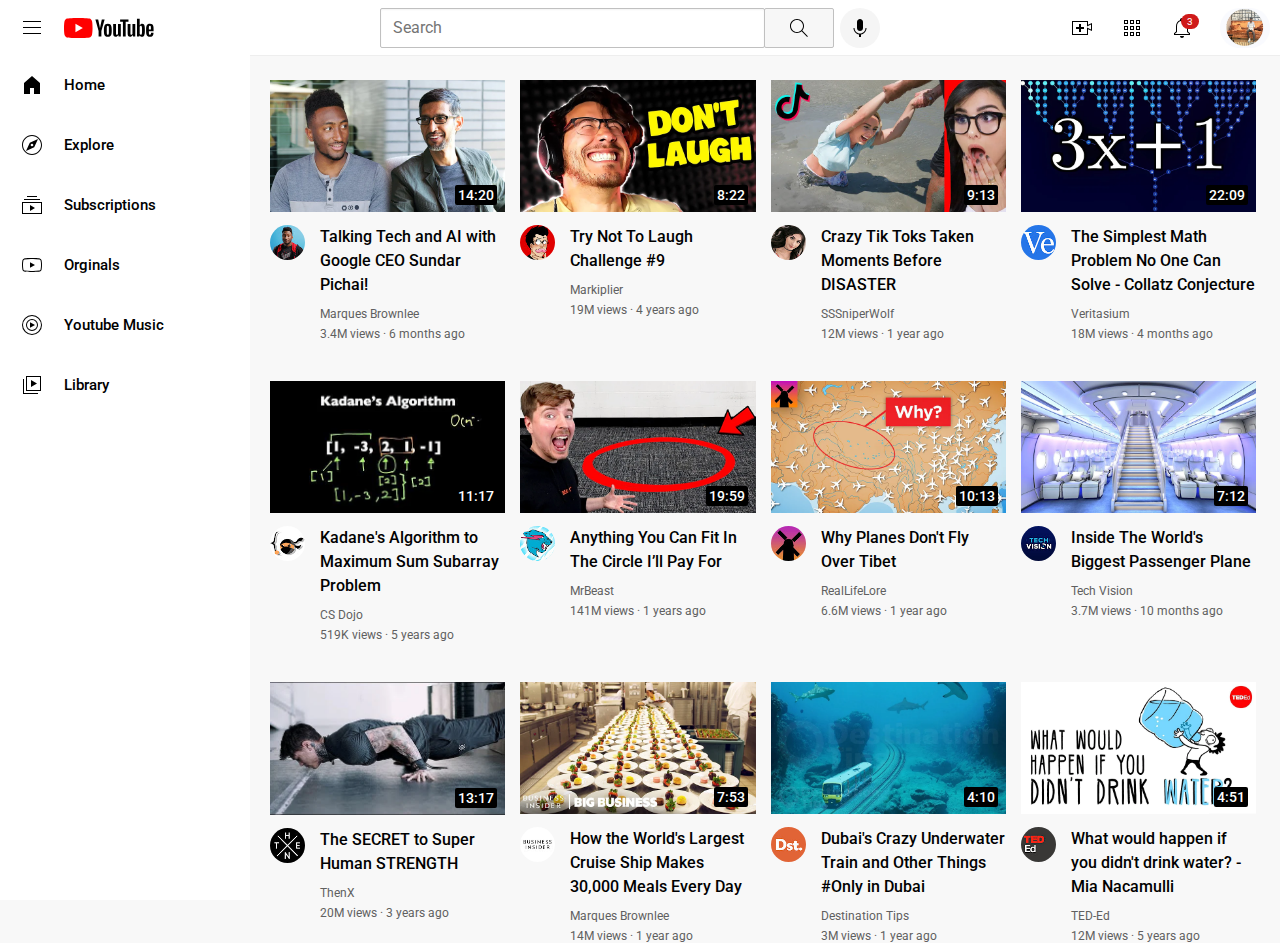
<file: index.html>
<!DOCTYPE html>
<html>
  <head>

    <title>Youtube Clone</title>

    <link rel="preconnect" href="https://fonts.googleapis.com">
<link rel="preconnect" href="https://fonts.gstatic.com" crossorigin>
<link href="https://fonts.googleapis.com/css2?family=Roboto:ital,wght@0,100;0,300;0,400;0,500;0,700;0,900;1,100;1,300;1,400;1,500;1,700;1,900&display=swap" rel="stylesheet">
    
    <link rel="stylesheet" href="styles/generic.css">
    <link rel="stylesheet" href="styles/header.css">
    <link rel="stylesheet" href="styles/video.css">   
    <link rel="stylesheet" href="styles/sidebar.css">  

  </head>
  <body>

    <header class="header">
      <div class="left-section">
        <img class="hamburger-menu" src="icons/hamburger-menu.svg" alt="">
        <img class="youtube-logo" src="icons/youtube-logo.svg" alt="">

      </div>

      <div class="middle-section">  
        <input class="search-bar" type="text" placeholder="Search">
        <button class="search-icon-button">
          <img class="search-icon" src="icons/search.svg" alt="">
          <div class="tooltip">
            search
          </div>

        </button>
        <button class="voice-search-icon-button">
          <img class="voice-search-icon" src="icons/voice-search-icon.svg" alt="">
          <div class="tooltip">search with your voice</div>
        </button>
      </div>
      <div class="right-section">
        <div class="upload-icon-container">
          <img class="upload-icon" src="icons/upload.svg" alt="">
          <div class="tooltip">
            create
          </div>
        </div>
       
        <div class="youtube-apps-container">
          <img class="youtube-apps-icon" src="icons/youtube-apps.svg" alt="">
          <div class="tooltip">youtube apps</div>
        </div>
        <div class="notifications-icon-container">
          <img class="notifications" src="icons/notifications.svg" alt="">
          <div class="notifications-count">
            3
          </div>
          <div class="tooltip">Notifications</div>
        </div>
        <img class="current-user-photo" src="profile-picture/mychannel-2.jpg" alt="">
      </div>

    </header>

    <nav class="sidebar">
   
      <div class="sidebar-link">
        <img src="sidebar/home.svg" alt="">
        <div>Home</div>
      </div>
      <div class="sidebar-link">
        <img src="sidebar/explore.svg" alt="">
        <div>Explore</div>
      </div>
      <div class="sidebar-link">
        <img src="sidebar/subscriptions.svg" alt="">
        <div>Subscriptions</div>
        
      </div>
      <div class="sidebar-link">
        <img src="sidebar/originals.svg" alt="">
        <div>Orginals</div>
      </div>
      <div class="sidebar-link">
        <img src="sidebar/youtube-music.svg" alt="">
        <div>Youtube Music</div>
      </div>
      <div class="sidebar-link">
        <img src="sidebar/library.svg" alt="">
        <div>Library</div>
      </div>
    </nav>


    <main>
      <section class="video-grid">

        <!-- First-video -->
        <div class="video-preview">
          <div class="thumbnail-row">
            <a href="https://www.youtube.com/watch?v=n2RNcPRtAiY" target="_blank">
              <img class="thumbnail" src="thumbnails/thumbnail-1.webp" alt="">
            </a>
            
            <div class="video-length">
              14:20
            </div>
          </div>
          <div class="video-info-grid" >


            <div class="channel-picture">
              <div class="profile-picture-container">
                <a href="https://www.youtube.com/c/mkbhd" target="_blank">
                  <img class="profile-picture" src="profile-picture/channel-1.jpeg" alt="">
                </a>
                <div class="tooltip">
  
                    <img class="profile-picture-tooltip" src="profile-picture/channel-1.jpeg" alt="">
  
                  
                  <div>
                    <p class="author-name-tooltip">Marques Brownlee</p>
                    <p class="subscribers-tooltip">19M subscribers</p>
                  </div>
                </div>

              
                
              </div>
            </div>
  
            <div class="video-info">
              <p class="video-tittle">
                <a class="video-link" href="https://www.youtube.com/watch?v=n2RNcPRtAiY" target="_blank">
                  Talking Tech and AI with Google CEO Sundar Pichai!</p></a>
                
                <p class="video-author">Marques Brownlee
                </p>
                <p class="video-stats">3.4M views &#183; 6 months ago</p>
    
            </div>
  
            
          </div>
       
        </div>
  
  
  
        <!--  second video -->
        <div class="video-preview">
          <div class="thumbnail-row">
            <a href="https://www.youtube.com/watch?v=mP0RAo9SKZk" target="_blank">   <img class="thumbnail" src="thumbnails/thumbnail-2.webp" alt=""></a>
         
            <div class="video-length">
              8:22
            </div>
          </div>
         <div class="video-info-grid">
          <div class="channel-picture">
            <div class="profile-picture-container">


              <a href="https://www.youtube.com/c/markiplier" target="_blank">
                <img class="profile-picture" src="profile-picture/channel-2.jpeg" alt=""></a>
              
              
                <div class="tooltip">
  
                  <img class="profile-picture-tooltip" src="profile-picture/channel-2.jpeg" alt="">

                
                <div>
                  <p class="author-name-tooltip">Markiplier</p>
                  <p class="subscribers-tooltip">36.9M subscribers</p>
                </div>
              </div>
              
            </div>


        </div>

          <div class="video-info">
            <p class="video-tittle">
              <a class="video-link" href="https://www.youtube.com/watch?v=mP0RAo9SKZk" target="_blank"> Try Not To Laugh Challenge #9</a>
             </p>
              <p class="video-author">Markiplier
        
              </p>
              <p class="video-stats">19M views &#183; 4 years ago</p>
          </div>
         </div>
        </div>
  
  
        <!-- Third video -->
        <div class="video-preview">
          <div class="thumbnail-row">
            <a href="https://www.youtube.com/watch?v=FgjPQQeTh1w" target="_blank">
              <img class="thumbnail" src="thumbnails/thumbnail-3.webp" alt=""></a>
            
            <div class="video-length">9:13</div>
          </div>
          <div class="video-info-grid" >


            <div class="channel-picture">

              <div class="profile-picture-container">
                <a href="https://www.youtube.com/user/SSSniperWolf" target="_blank">
                  <img class="profile-picture" src="profile-picture/channel-3.jpeg" alt="">
                </a>
                <div class="tooltip">
  
                  <img class="profile-picture-tooltip" src="profile-picture/channel-3.jpeg
                  " alt="">

                
                <div>
                  <p class="author-name-tooltip">SSSniperWolf</p>
                  <p class="subscribers-tooltip">34.6M subscribers</p>
                </div>
              </div>

              </div>
              
              
            </div>
  
            <div class="video-info">
              <p class="video-tittle">
                <a class="video-link" href="https://www.youtube.com/watch?v=FgjPQQeTh1w" target="_blank">

                  Crazy Tik Toks Taken Moments Before DISASTER
                </a>
                  </p>
                <p class="video-author">SSSniperWolf
                </p>
                <p class="video-stats">12M views &#183; 1 year ago</p>
    
            </div>
  
            
          </div>
       
        </div>
  
        <!-- Fourth-video -->
        <div class="video-preview">
          <div class="thumbnail-row">
            <a href="https://www.youtube.com/watch?v=094y1Z2wpJg" target="_blank">
              <img class="thumbnail" src="thumbnails/thumbnail-4.webp" alt="">
            </a>
            
            <div class="video-length">22:09</div>
          </div>
         <div class="video-info-grid">
          <div class="channel-picture">
            <div class="profile-picture-container">
              <a href="https://www.youtube.com/c/veritasium" target="_blank">
                <img class="profile-picture" src="profile-picture/channel-4.jpeg" alt="">
              </a>
              <div class="tooltip">
  
                <img class="profile-picture-tooltip" src="profile-picture/channel-4.jpeg
                " alt="">

              
              <div>
                <p class="author-name-tooltip">Veritasium</p>
                <p class="subscribers-tooltip">16M subscribers</p>
              </div>
            </div>
            </div>
            
            
          </div>
          <div class="video-info">
            <p class="video-tittle">
              <a class="video-link" href="https://www.youtube.com/watch?v=094y1Z2wpJg">
                The Simplest Math Problem No One Can Solve - Collatz Conjecture
              </a>
              </p>
              <p class="video-author">Veritasium
        
              </p>
              <p class="video-stats">18M views &#183; 4 months ago</p>
          </div>
         </div>
        </div>
  
        <!-- Fifth-video -->
        <div class="video-preview">
          <div class="thumbnail-row">
            <a href="https://www.youtube.com/watch?v=86CQq3pKSUw" target="_blank">
              <img class="thumbnail" src="thumbnails/thumbnail-5.webp" alt="">
            </a>
            
            <div class="video-length">11:17</div>
          </div>
          <div class="video-info-grid" >
            <div class="channel-picture">
              <div class="profile-picture-container">
                <a href="https://www.youtube.com/c/CSDojo" target="_blank">
                  <img class="profile-picture" src="profile-picture/channel-5.jpeg" alt="">
                </a>
                <div class="tooltip">
  
                  <img class="profile-picture-tooltip" src="profile-picture/channel-5.jpeg
                  " alt="">
  
                
                <div>
                  <p class="author-name-tooltip">CS Dojo</p>
                  <p class="subscribers-tooltip">1.94M subscribers</p>
                </div>
              </div>

              </div>
              
              
            </div>
  
            <div class="video-info">
              <p class="video-tittle">
                <a class="video-link" href="https://www.youtube.com/watch?v=86CQq3pKSUw" target="_blank">
                  Kadane's Algorithm to Maximum Sum Subarray Problem
                </a>
                </p>
                <p class="video-author">CS Dojo
                </p>
                <p class="video-stats">519K views &#183; 5 years ago</p>
    
            </div>
  
            
          </div>
       
        </div>
  
        <!-- Sixth-video -->
        <div class="video-preview">
          <div class="thumbnail-row">
            <a href="https://www.youtube.com/watch?v=yXWw0_UfSFg" target="_blank">
              <img class="thumbnail" src="thumbnails/thumbnail-6.webp" alt="">
            </a>
            
            <div class="video-length">19:59</div>
          </div>
         <div class="video-info-grid">
          <div class="channel-picture">
            <div class="profile-picture-container">
              <a href="https://www.youtube.com/channel/UCX6OQ3DkcsbYNE6H8uQQuVA" target="_blank">
                <img class="profile-picture" src="profile-picture/channel-6.jpeg" alt="">
              </a>
              <div class="tooltip">
  
                <img class="profile-picture-tooltip" src="profile-picture/channel-6.jpeg" alt="">

              
              <div>
                <p class="author-name-tooltip">MrBeast</p>
                <p class="subscribers-tooltip">310M subscribers</p>
              </div>
            </div>

            </div>
            
            
          </div>
          <div class="video-info">
            <p class="video-tittle">
              <a class="video-link" href="https://www.youtube.com/watch?v=yXWw0_UfSFg" target="_blank">
                Anything You Can Fit In The Circle I’ll Pay For
              </a>
              </p>
              <p class="video-author">MrBeast
        
              </p>
              <p class="video-stats">141M views &#183; 1 years ago</p>
          </div>
         </div>
        </div>
        
       <!-- 7th video -->
       <div class="video-preview">
        <div class="thumbnail-row">
          <a href="https://www.youtube.com/watch?v=fNVa1qMbF9Y" target="_blank">
            <img class="thumbnail" src="thumbnails/thumbnail-7.webp" alt="">
          </a>
          
          <div class="video-length">
            10:13
          </div>
        </div>
        <div class="video-info-grid" >


          <div class="channel-picture">
            <div class="profile-picture-container">
              <a href="https://www.youtube.com/channel/UCP5tjEmvPItGyLhmjdwP7Ww" target="_blank">
                <img class="profile-picture" src="profile-picture/channel-7.jpeg" alt="">
              </a>
              <div class="tooltip">

                  <img class="profile-picture-tooltip" src="profile-picture/channel-1.jpeg" alt="">

                
                <div>
                  <p class="author-name-tooltip">RealLifeLore</p>
                  <p class="subscribers-tooltip">7.55M subscribers</p>
                </div>
              </div>

            
              
            </div>
          </div>

          <div class="video-info">
            <p class="video-tittle">
              <a class="video-link" href="https://www.youtube.com/watch?v=fNVa1qMbF9Y" target="_blank">
                Why Planes Don't Fly Over Tibet</p></a>
              
              <p class="video-author">RealLifeLore
              </p>
              <p class="video-stats">6.6M views &#183; 1 year ago</p>
  
          </div>

          
        </div>
     
      </div>

      <!-- 8th video -->
      <div class="video-preview">
        <div class="thumbnail-row">
          <a href="https://www.youtube.com/watch?v=lFm4EM1juls" target="_blank">
            <img class="thumbnail" src="thumbnails/thumbnail-8.webp" alt="">
          </a>
          
          <div class="video-length">
            7:12
          </div>
        </div>
        <div class="video-info-grid" >


          <div class="channel-picture">
            <div class="profile-picture-container">
              <a href="https://www.youtube.com/channel/UCHAK6CyegY22Zj2GWrcaIxg" target="_blank">
                <img class="profile-picture" src="profile-picture/channel-8.jpeg" alt="">
              </a>
              <div class="tooltip">

                  <img class="profile-picture-tooltip" src="profile-picture/channel-8.jpeg" alt="">

                
                <div>
                  <p class="author-name-tooltip">Tech Vision</p>
                  <p class="subscribers-tooltip">838K subscribers</p>
                </div>
              </div>

            
              
            </div>
          </div>

          <div class="video-info">
            <p class="video-tittle">
              <a class="video-link" href="https://www.youtube.com/watch?v=lFm4EM1juls" target="_blank">
                Inside The World's Biggest Passenger Plane</p></a>
              
              <p class="video-author">Tech Vision
              </p>
              <p class="video-stats">3.7M views &#183; 10 months ago</p>
  
          </div>

          
        </div>
     
      </div>

      <!-- 9th-video -->
      <div class="video-preview">
        <div class="thumbnail-row">
          <a href="https://www.youtube.com/watch?v=ixmxOlcrlUc" target="_blank">
            <img class="thumbnail" src="thumbnails/thumbnail-9.webp" alt="">
          </a>
          
          <div class="video-length">
            13:17
          </div>
        </div>
        <div class="video-info-grid" >


          <div class="channel-picture">
            <div class="profile-picture-container">
              <a href="https://www.youtube.com/c/OFFICIALTHENXSTUDIOS" target="_blank">
                <img class="profile-picture" src="profile-picture/channel-9.jpeg" alt="">
              </a>
              <div class="tooltip">

                  <img class="profile-picture-tooltip" src="profile-picture/channel-9.jpeg" alt="">

                
                <div>
                  <p class="author-name-tooltip">ThenX</p>
                  <p class="subscribers-tooltip">7.8M subscribers</p>
                </div>
              </div>

            
              
            </div>
          </div>

          <div class="video-info">
            <p class="video-tittle">
              <a class="video-link" href="https://www.youtube.com/watch?v=ixmxOlcrlUc" target="_blank">
                The SECRET to Super Human STRENGTH</p></a>
              
              <p class="video-author">ThenX
              </p>
              <p class="video-stats">20M views &#183; 3 years ago</p>
  
          </div>

          
        </div>
     
      </div>

      <!-- 10th - video-->
      <div class="video-preview">
        <div class="thumbnail-row">
          <a href="https://www.youtube.com/watch?v=R2vXbFp5C9o" target="_blank">
            <img class="thumbnail" src="thumbnails/thumbnail-10.webp" alt="">
          </a>
          
          <div class="video-length">
            7:53
          </div>
        </div>
        <div class="video-info-grid" >


          <div class="channel-picture">
            <div class="profile-picture-container">
              <a href="https://www.youtube.com/user/businessinsider" target="_blank">
                <img class="profile-picture" src="profile-picture/channel-10.jpeg" alt="">
              </a>
              <div class="tooltip">

                  <img class="profile-picture-tooltip" src="profile-picture/channel-10.jpeg" alt="">

                
                <div>
                  <p class="author-name-tooltip">Business Insider</p>
                  <p class="subscribers-tooltip">9.44M subscribers</p>
                </div>
              </div>

            
              
            </div>
          </div>

          <div class="video-info">
            <p class="video-tittle">
              <a class="video-link" href="https://www.youtube.com/watch?v=R2vXbFp5C9o" target="_blank">
                How the World's Largest Cruise Ship Makes 30,000 Meals Every Day</p></a>
              
              <p class="video-author">Marques Brownlee
              </p>
              <p class="video-stats">14M views &#183; 1 year ago</p>
  
          </div>

          
        </div>
     
      </div>

      <!-- 11th - video -->
      <div class="video-preview">
        <div class="thumbnail-row">
          <a href="https://www.youtube.com/watch?v=0nZuYyXET3s" target="_blank">
            <img class="thumbnail" src="thumbnails/thumbnail-11.webp" alt="">
          </a>
          
          <div class="video-length">
            4:10
          </div>
        </div>
        <div class="video-info-grid" >


          <div class="channel-picture">
            <div class="profile-picture-container">
              <a href="https://www.youtube.com/c/Destinationtips" target="_blank">
                <img class="profile-picture" src="profile-picture/channel-11.jpeg" alt="">
              </a>
              <div class="tooltip">

                  <img class="profile-picture-tooltip" src="profile-picture/channel-11.jpeg" alt="">

                
                <div>
                  <p class="author-name-tooltip">Destination Tips</p>
                  <p class="subscribers-tooltip">282K subscribers</p>
                </div>
              </div>

            
              
            </div>
          </div>

          <div class="video-info">
            <p class="video-tittle">
              <a class="video-link" href="https://www.youtube.com/watch?v=0nZuYyXET3s" target="_blank">
                Dubai's Crazy Underwater Train and Other Things #Only in Dubai</p></a>
              
              <p class="video-author">Destination Tips
              </p>
              <p class="video-stats">3M views &#183; 1 year ago</p>
  
          </div>

          
        </div>
     
      </div>

      <!-- 12th -video -->
      <div class="video-preview">
        <div class="thumbnail-row">
          <a href="https://www.youtube.com/watch?v=9iMGFqMmUFs" target="_blank">
            <img class="thumbnail" src="thumbnails/thumbnail-12.webp" alt="">
          </a>
          
          <div class="video-length">
            4:51
          </div>
        </div>
        <div class="video-info-grid" >


          <div class="channel-picture">
            <div class="profile-picture-container">
              <a href="https://www.youtube.com/teded" target="_blank">
                <img class="profile-picture" src="profile-picture/channel-12.jpeg" alt="">
              </a>
              <div class="tooltip">

                  <img class="profile-picture-tooltip" src="profile-picture/channel-12.jpeg" alt="">

                
                <div>
                  <p class="author-name-tooltip">TED-Ed</p>
                  <p class="subscribers-tooltip">20.2M subscribers</p>
                </div>
              </div>

            
              
            </div>
          </div>

          <div class="video-info">
            <p class="video-tittle">
              <a class="video-link" href="https://www.youtube.com/watch?v=9iMGFqMmUFs" target="_blank">
                What would happen if you didn't drink water? - Mia Nacamulli</p></a>
              
              <p class="video-author">TED-Ed
              </p>
              <p class="video-stats">12M views &#183; 5 years ago</p>
  
          </div>

          
        </div>
     
      </div>

      </section>
    </main>
    
  


  </body>
</html>
</file>
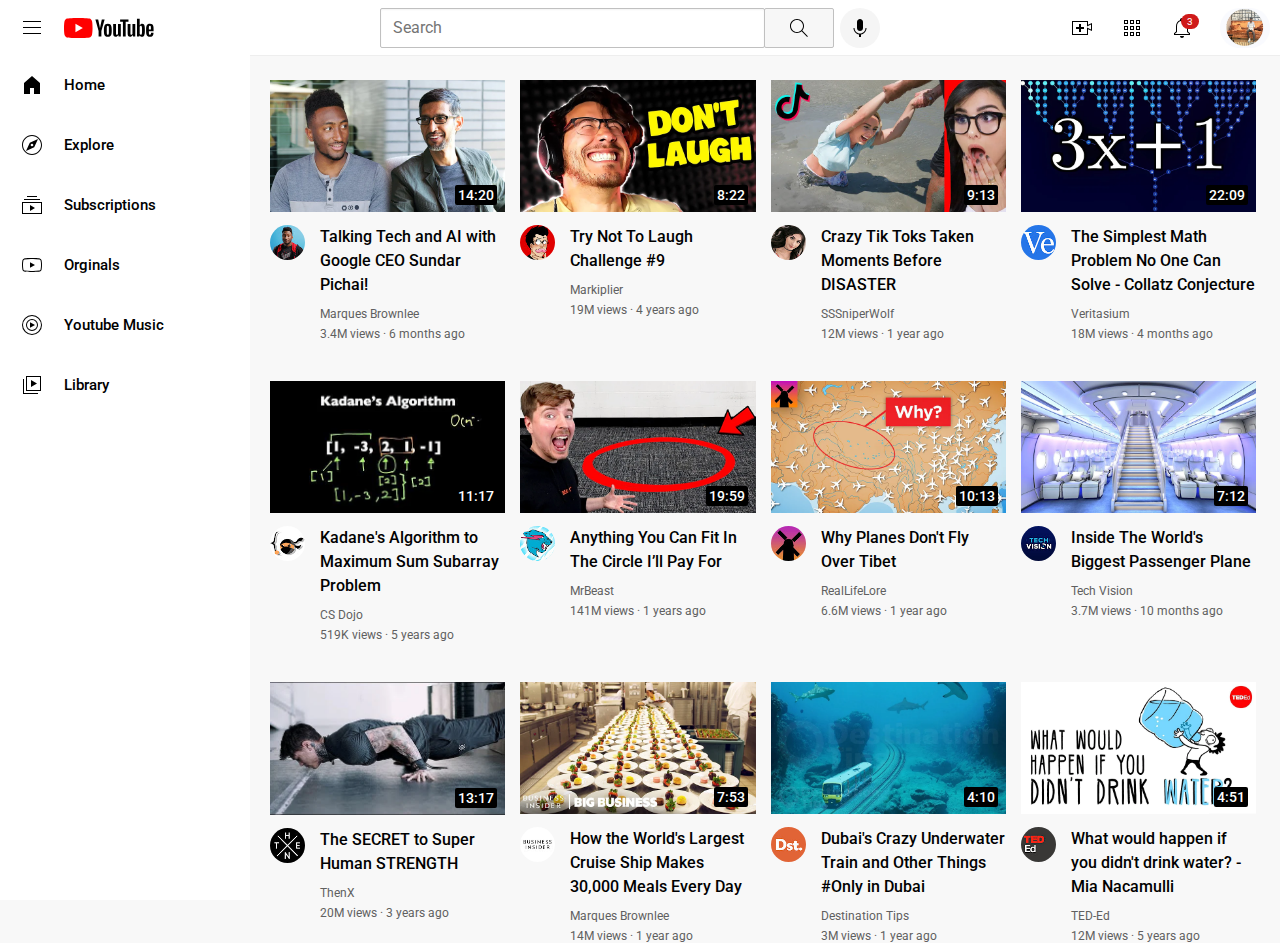
<file: youtube.html>
<!DOCTYPE html>
<html>
  <head>

    <title>Youtube Clone</title>

    <link rel="preconnect" href="https://fonts.googleapis.com">
<link rel="preconnect" href="https://fonts.gstatic.com" crossorigin>
<link href="https://fonts.googleapis.com/css2?family=Roboto:ital,wght@0,100;0,300;0,400;0,500;0,700;0,900;1,100;1,300;1,400;1,500;1,700;1,900&display=swap" rel="stylesheet">
    
    <link rel="stylesheet" href="styles/generic.css">
    <link rel="stylesheet" href="styles/header.css">
    <link rel="stylesheet" href="styles/video.css">   
    <link rel="stylesheet" href="styles/sidebar.css">  

  </head>
  <body>

    <header class="header">
      <div class="left-section">
        <img class="hamburger-menu" src="icons/hamburger-menu.svg" alt="">
        <img class="youtube-logo" src="icons/youtube-logo.svg" alt="">

      </div>

      <div class="middle-section">  
        <input class="search-bar" type="text" placeholder="Search">
        <button class="search-icon-button">
          <img class="search-icon" src="icons/search.svg" alt="">
          <div class="tooltip">
            search
          </div>

        </button>
        <button class="voice-search-icon-button">
          <img class="voice-search-icon" src="icons/voice-search-icon.svg" alt="">
          <div class="tooltip">search with your voice</div>
        </button>
      </div>
      <div class="right-section">
        <div class="upload-icon-container">
          <img class="upload-icon" src="icons/upload.svg" alt="">
          <div class="tooltip">
            create
          </div>
        </div>
       
        <div class="youtube-apps-container">
          <img class="youtube-apps-icon" src="icons/youtube-apps.svg" alt="">
          <div class="tooltip">youtube apps</div>
        </div>
        <div class="notifications-icon-container">
          <img class="notifications" src="icons/notifications.svg" alt="">
          <div class="notifications-count">
            3
          </div>
          <div class="tooltip">Notifications</div>
        </div>
        <img class="current-user-photo" src="profile-picture/mychannel-2.jpg" alt="">
      </div>

    </header>

    <nav class="sidebar">
   
      <div class="sidebar-link">
        <img src="sidebar/home.svg" alt="">
        <div>Home</div>
      </div>
      <div class="sidebar-link">
        <img src="sidebar/explore.svg" alt="">
        <div>Explore</div>
      </div>
      <div class="sidebar-link">
        <img src="sidebar/subscriptions.svg" alt="">
        <div>Subscriptions</div>
        
      </div>
      <div class="sidebar-link">
        <img src="sidebar/originals.svg" alt="">
        <div>Orginals</div>
      </div>
      <div class="sidebar-link">
        <img src="sidebar/youtube-music.svg" alt="">
        <div>Youtube Music</div>
      </div>
      <div class="sidebar-link">
        <img src="sidebar/library.svg" alt="">
        <div>Library</div>
      </div>
    </nav>


    <main>
      <section class="video-grid">

        <!-- First-video -->
        <div class="video-preview">
          <div class="thumbnail-row">
            <a href="https://www.youtube.com/watch?v=n2RNcPRtAiY" target="_blank">
              <img class="thumbnail" src="thumbnails/thumbnail-1.webp" alt="">
            </a>
            
            <div class="video-length">
              14:20
            </div>
          </div>
          <div class="video-info-grid" >


            <div class="channel-picture">
              <div class="profile-picture-container">
                <a href="https://www.youtube.com/c/mkbhd" target="_blank">
                  <img class="profile-picture" src="profile-picture/channel-1.jpeg" alt="">
                </a>
                <div class="tooltip">
  
                    <img class="profile-picture-tooltip" src="profile-picture/channel-1.jpeg" alt="">
  
                  
                  <div>
                    <p class="author-name-tooltip">Marques Brownlee</p>
                    <p class="subscribers-tooltip">19M subscribers</p>
                  </div>
                </div>

              
                
              </div>
            </div>
  
            <div class="video-info">
              <p class="video-tittle">
                <a class="video-link" href="https://www.youtube.com/watch?v=n2RNcPRtAiY" target="_blank">
                  Talking Tech and AI with Google CEO Sundar Pichai!</p></a>
                
                <p class="video-author">Marques Brownlee
                </p>
                <p class="video-stats">3.4M views &#183; 6 months ago</p>
    
            </div>
  
            
          </div>
       
        </div>
  
  
  
        <!--  second video -->
        <div class="video-preview">
          <div class="thumbnail-row">
            <a href="https://www.youtube.com/watch?v=mP0RAo9SKZk" target="_blank">   <img class="thumbnail" src="thumbnails/thumbnail-2.webp" alt=""></a>
         
            <div class="video-length">
              8:22
            </div>
          </div>
         <div class="video-info-grid">
          <div class="channel-picture">
            <div class="profile-picture-container">


              <a href="https://www.youtube.com/c/markiplier" target="_blank">
                <img class="profile-picture" src="profile-picture/channel-2.jpeg" alt=""></a>
              
              
                <div class="tooltip">
  
                  <img class="profile-picture-tooltip" src="profile-picture/channel-2.jpeg" alt="">

                
                <div>
                  <p class="author-name-tooltip">Markiplier</p>
                  <p class="subscribers-tooltip">36.9M subscribers</p>
                </div>
              </div>
              
            </div>


        </div>

          <div class="video-info">
            <p class="video-tittle">
              <a class="video-link" href="https://www.youtube.com/watch?v=mP0RAo9SKZk" target="_blank"> Try Not To Laugh Challenge #9</a>
             </p>
              <p class="video-author">Markiplier
        
              </p>
              <p class="video-stats">19M views &#183; 4 years ago</p>
          </div>
         </div>
        </div>
  
  
        <!-- Third video -->
        <div class="video-preview">
          <div class="thumbnail-row">
            <a href="https://www.youtube.com/watch?v=FgjPQQeTh1w" target="_blank">
              <img class="thumbnail" src="thumbnails/thumbnail-3.webp" alt=""></a>
            
            <div class="video-length">9:13</div>
          </div>
          <div class="video-info-grid" >


            <div class="channel-picture">

              <div class="profile-picture-container">
                <a href="https://www.youtube.com/user/SSSniperWolf" target="_blank">
                  <img class="profile-picture" src="profile-picture/channel-3.jpeg" alt="">
                </a>
                <div class="tooltip">
  
                  <img class="profile-picture-tooltip" src="profile-picture/channel-3.jpeg
                  " alt="">

                
                <div>
                  <p class="author-name-tooltip">SSSniperWolf</p>
                  <p class="subscribers-tooltip">34.6M subscribers</p>
                </div>
              </div>

              </div>
              
              
            </div>
  
            <div class="video-info">
              <p class="video-tittle">
                <a class="video-link" href="https://www.youtube.com/watch?v=FgjPQQeTh1w" target="_blank">

                  Crazy Tik Toks Taken Moments Before DISASTER
                </a>
                  </p>
                <p class="video-author">SSSniperWolf
                </p>
                <p class="video-stats">12M views &#183; 1 year ago</p>
    
            </div>
  
            
          </div>
       
        </div>
  
        <!-- Fourth-video -->
        <div class="video-preview">
          <div class="thumbnail-row">
            <a href="https://www.youtube.com/watch?v=094y1Z2wpJg" target="_blank">
              <img class="thumbnail" src="thumbnails/thumbnail-4.webp" alt="">
            </a>
            
            <div class="video-length">22:09</div>
          </div>
         <div class="video-info-grid">
          <div class="channel-picture">
            <div class="profile-picture-container">
              <a href="https://www.youtube.com/c/veritasium" target="_blank">
                <img class="profile-picture" src="profile-picture/channel-4.jpeg" alt="">
              </a>
              <div class="tooltip">
  
                <img class="profile-picture-tooltip" src="profile-picture/channel-4.jpeg
                " alt="">

              
              <div>
                <p class="author-name-tooltip">Veritasium</p>
                <p class="subscribers-tooltip">16M subscribers</p>
              </div>
            </div>
            </div>
            
            
          </div>
          <div class="video-info">
            <p class="video-tittle">
              <a class="video-link" href="https://www.youtube.com/watch?v=094y1Z2wpJg">
                The Simplest Math Problem No One Can Solve - Collatz Conjecture
              </a>
              </p>
              <p class="video-author">Veritasium
        
              </p>
              <p class="video-stats">18M views &#183; 4 months ago</p>
          </div>
         </div>
        </div>
  
        <!-- Fifth-video -->
        <div class="video-preview">
          <div class="thumbnail-row">
            <a href="https://www.youtube.com/watch?v=86CQq3pKSUw" target="_blank">
              <img class="thumbnail" src="thumbnails/thumbnail-5.webp" alt="">
            </a>
            
            <div class="video-length">11:17</div>
          </div>
          <div class="video-info-grid" >
            <div class="channel-picture">
              <div class="profile-picture-container">
                <a href="https://www.youtube.com/c/CSDojo" target="_blank">
                  <img class="profile-picture" src="profile-picture/channel-5.jpeg" alt="">
                </a>
                <div class="tooltip">
  
                  <img class="profile-picture-tooltip" src="profile-picture/channel-5.jpeg
                  " alt="">
  
                
                <div>
                  <p class="author-name-tooltip">CS Dojo</p>
                  <p class="subscribers-tooltip">1.94M subscribers</p>
                </div>
              </div>

              </div>
              
              
            </div>
  
            <div class="video-info">
              <p class="video-tittle">
                <a class="video-link" href="https://www.youtube.com/watch?v=86CQq3pKSUw" target="_blank">
                  Kadane's Algorithm to Maximum Sum Subarray Problem
                </a>
                </p>
                <p class="video-author">CS Dojo
                </p>
                <p class="video-stats">519K views &#183; 5 years ago</p>
    
            </div>
  
            
          </div>
       
        </div>
  
        <!-- Sixth-video -->
        <div class="video-preview">
          <div class="thumbnail-row">
            <a href="https://www.youtube.com/watch?v=yXWw0_UfSFg" target="_blank">
              <img class="thumbnail" src="thumbnails/thumbnail-6.webp" alt="">
            </a>
            
            <div class="video-length">19:59</div>
          </div>
         <div class="video-info-grid">
          <div class="channel-picture">
            <div class="profile-picture-container">
              <a href="https://www.youtube.com/channel/UCX6OQ3DkcsbYNE6H8uQQuVA" target="_blank">
                <img class="profile-picture" src="profile-picture/channel-6.jpeg" alt="">
              </a>
              <div class="tooltip">
  
                <img class="profile-picture-tooltip" src="profile-picture/channel-6.jpeg" alt="">

              
              <div>
                <p class="author-name-tooltip">MrBeast</p>
                <p class="subscribers-tooltip">310M subscribers</p>
              </div>
            </div>

            </div>
            
            
          </div>
          <div class="video-info">
            <p class="video-tittle">
              <a class="video-link" href="https://www.youtube.com/watch?v=yXWw0_UfSFg" target="_blank">
                Anything You Can Fit In The Circle I’ll Pay For
              </a>
              </p>
              <p class="video-author">MrBeast
        
              </p>
              <p class="video-stats">141M views &#183; 1 years ago</p>
          </div>
         </div>
        </div>
        
       <!-- 7th video -->
       <div class="video-preview">
        <div class="thumbnail-row">
          <a href="https://www.youtube.com/watch?v=fNVa1qMbF9Y" target="_blank">
            <img class="thumbnail" src="thumbnails/thumbnail-7.webp" alt="">
          </a>
          
          <div class="video-length">
            10:13
          </div>
        </div>
        <div class="video-info-grid" >


          <div class="channel-picture">
            <div class="profile-picture-container">
              <a href="https://www.youtube.com/channel/UCP5tjEmvPItGyLhmjdwP7Ww" target="_blank">
                <img class="profile-picture" src="profile-picture/channel-7.jpeg" alt="">
              </a>
              <div class="tooltip">

                  <img class="profile-picture-tooltip" src="profile-picture/channel-1.jpeg" alt="">

                
                <div>
                  <p class="author-name-tooltip">RealLifeLore</p>
                  <p class="subscribers-tooltip">7.55M subscribers</p>
                </div>
              </div>

            
              
            </div>
          </div>

          <div class="video-info">
            <p class="video-tittle">
              <a class="video-link" href="https://www.youtube.com/watch?v=fNVa1qMbF9Y" target="_blank">
                Why Planes Don't Fly Over Tibet</p></a>
              
              <p class="video-author">RealLifeLore
              </p>
              <p class="video-stats">6.6M views &#183; 1 year ago</p>
  
          </div>

          
        </div>
     
      </div>

      <!-- 8th video -->
      <div class="video-preview">
        <div class="thumbnail-row">
          <a href="https://www.youtube.com/watch?v=lFm4EM1juls" target="_blank">
            <img class="thumbnail" src="thumbnails/thumbnail-8.webp" alt="">
          </a>
          
          <div class="video-length">
            7:12
          </div>
        </div>
        <div class="video-info-grid" >


          <div class="channel-picture">
            <div class="profile-picture-container">
              <a href="https://www.youtube.com/channel/UCHAK6CyegY22Zj2GWrcaIxg" target="_blank">
                <img class="profile-picture" src="profile-picture/channel-8.jpeg" alt="">
              </a>
              <div class="tooltip">

                  <img class="profile-picture-tooltip" src="profile-picture/channel-8.jpeg" alt="">

                
                <div>
                  <p class="author-name-tooltip">Tech Vision</p>
                  <p class="subscribers-tooltip">838K subscribers</p>
                </div>
              </div>

            
              
            </div>
          </div>

          <div class="video-info">
            <p class="video-tittle">
              <a class="video-link" href="https://www.youtube.com/watch?v=lFm4EM1juls" target="_blank">
                Inside The World's Biggest Passenger Plane</p></a>
              
              <p class="video-author">Tech Vision
              </p>
              <p class="video-stats">3.7M views &#183; 10 months ago</p>
  
          </div>

          
        </div>
     
      </div>

      <!-- 9th-video -->
      <div class="video-preview">
        <div class="thumbnail-row">
          <a href="https://www.youtube.com/watch?v=ixmxOlcrlUc" target="_blank">
            <img class="thumbnail" src="thumbnails/thumbnail-9.webp" alt="">
          </a>
          
          <div class="video-length">
            13:17
          </div>
        </div>
        <div class="video-info-grid" >


          <div class="channel-picture">
            <div class="profile-picture-container">
              <a href="https://www.youtube.com/c/OFFICIALTHENXSTUDIOS" target="_blank">
                <img class="profile-picture" src="profile-picture/channel-9.jpeg" alt="">
              </a>
              <div class="tooltip">

                  <img class="profile-picture-tooltip" src="profile-picture/channel-9.jpeg" alt="">

                
                <div>
                  <p class="author-name-tooltip">ThenX</p>
                  <p class="subscribers-tooltip">7.8M subscribers</p>
                </div>
              </div>

            
              
            </div>
          </div>

          <div class="video-info">
            <p class="video-tittle">
              <a class="video-link" href="https://www.youtube.com/watch?v=ixmxOlcrlUc" target="_blank">
                The SECRET to Super Human STRENGTH</p></a>
              
              <p class="video-author">ThenX
              </p>
              <p class="video-stats">20M views &#183; 3 years ago</p>
  
          </div>

          
        </div>
     
      </div>

      <!-- 10th - video-->
      <div class="video-preview">
        <div class="thumbnail-row">
          <a href="https://www.youtube.com/watch?v=R2vXbFp5C9o" target="_blank">
            <img class="thumbnail" src="thumbnails/thumbnail-10.webp" alt="">
          </a>
          
          <div class="video-length">
            7:53
          </div>
        </div>
        <div class="video-info-grid" >


          <div class="channel-picture">
            <div class="profile-picture-container">
              <a href="https://www.youtube.com/user/businessinsider" target="_blank">
                <img class="profile-picture" src="profile-picture/channel-10.jpeg" alt="">
              </a>
              <div class="tooltip">

                  <img class="profile-picture-tooltip" src="profile-picture/channel-10.jpeg" alt="">

                
                <div>
                  <p class="author-name-tooltip">Business Insider</p>
                  <p class="subscribers-tooltip">9.44M subscribers</p>
                </div>
              </div>

            
              
            </div>
          </div>

          <div class="video-info">
            <p class="video-tittle">
              <a class="video-link" href="https://www.youtube.com/watch?v=R2vXbFp5C9o" target="_blank">
                How the World's Largest Cruise Ship Makes 30,000 Meals Every Day</p></a>
              
              <p class="video-author">Marques Brownlee
              </p>
              <p class="video-stats">14M views &#183; 1 year ago</p>
  
          </div>

          
        </div>
     
      </div>

      <!-- 11th - video -->
      <div class="video-preview">
        <div class="thumbnail-row">
          <a href="https://www.youtube.com/watch?v=0nZuYyXET3s" target="_blank">
            <img class="thumbnail" src="thumbnails/thumbnail-11.webp" alt="">
          </a>
          
          <div class="video-length">
            4:10
          </div>
        </div>
        <div class="video-info-grid" >


          <div class="channel-picture">
            <div class="profile-picture-container">
              <a href="https://www.youtube.com/c/Destinationtips" target="_blank">
                <img class="profile-picture" src="profile-picture/channel-11.jpeg" alt="">
              </a>
              <div class="tooltip">

                  <img class="profile-picture-tooltip" src="profile-picture/channel-11.jpeg" alt="">

                
                <div>
                  <p class="author-name-tooltip">Destination Tips</p>
                  <p class="subscribers-tooltip">282K subscribers</p>
                </div>
              </div>

            
              
            </div>
          </div>

          <div class="video-info">
            <p class="video-tittle">
              <a class="video-link" href="https://www.youtube.com/watch?v=0nZuYyXET3s" target="_blank">
                Dubai's Crazy Underwater Train and Other Things #Only in Dubai</p></a>
              
              <p class="video-author">Destination Tips
              </p>
              <p class="video-stats">3M views &#183; 1 year ago</p>
  
          </div>

          
        </div>
     
      </div>

      <!-- 12th -video -->
      <div class="video-preview">
        <div class="thumbnail-row">
          <a href="https://www.youtube.com/watch?v=9iMGFqMmUFs" target="_blank">
            <img class="thumbnail" src="thumbnails/thumbnail-12.webp" alt="">
          </a>
          
          <div class="video-length">
            4:51
          </div>
        </div>
        <div class="video-info-grid" >


          <div class="channel-picture">
            <div class="profile-picture-container">
              <a href="https://www.youtube.com/teded" target="_blank">
                <img class="profile-picture" src="profile-picture/channel-12.jpeg" alt="">
              </a>
              <div class="tooltip">

                  <img class="profile-picture-tooltip" src="profile-picture/channel-12.jpeg" alt="">

                
                <div>
                  <p class="author-name-tooltip">TED-Ed</p>
                  <p class="subscribers-tooltip">20.2M subscribers</p>
                </div>
              </div>

            
              
            </div>
          </div>

          <div class="video-info">
            <p class="video-tittle">
              <a class="video-link" href="https://www.youtube.com/watch?v=9iMGFqMmUFs" target="_blank">
                What would happen if you didn't drink water? - Mia Nacamulli</p></a>
              
              <p class="video-author">TED-Ed
              </p>
              <p class="video-stats">12M views &#183; 5 years ago</p>
  
          </div>

          
        </div>
     
      </div>

      </section>
    </main>
    
  


  </body>
</html>
</file>
<file: styles/generic.css>
p{
  margin-top: 0px;
  margin-bottom: 0px;
  
}

@media(max-width:1200px){
  body{
    font-family: roboto, arial;
    margin: 0;
    padding-top: 80px;
    padding-left: 97px;
    padding-right: 24px;
    background-color: rgb(248, 248, 248);
    
  }

}

@media(min-width:1200px){
  body{
    font-family: roboto, arial;
    margin: 0;
    padding-top: 80px;
    padding-left: 270px;
    padding-right: 24px;
    background-color: rgb(248, 248, 248);
    
  }
  
}



@media(min-width:1000px){
  body{
    font-size: 14px;
  }
}
</file>
<file: styles/header.css>
.header{
  display: flex;
  flex-direction: row;
  height: 55px;
  justify-content: space-between ;
  position: fixed;
  background-color: white;
  top: 0px;
  left: 0px;
  right: 0px;
  z-index: 100;
  border-bottom-width: 1px;
  border-bottom-style: solid;
  border-bottom-color: rgb(238, 238, 238);
  
}

.left-section{
 
 
  display: flex;
  flex-direction: row;
  align-items: center;
}
.hamburger-menu{
  height: 24px;
  margin-right: 20px ;
  margin-left: 20px;
}
.youtube-logo{
  height: 20px;
}
.middle-section{
  flex: 1;
  max-width: 500px;
  margin-left: 70px;
  margin-right: 35px;
  display: flex;
  align-items: center;
}
.search-bar{
  height: 36px;
  flex: 1;
  font-size: 16px;
  padding-left: 12px;
  border: 1px solid rgb(192, 192, 192) ;

  border-radius: 2px;
  box-shadow: inset 0px 1px 2px rgba(0, 0, 0, 0.05);
  width: 0;
}
.search-bar::placeholder{
  font-family: Roboto,Arial;
  font-size: 16px
}
.search-icon{
  height: 24px;
 

}

.search-icon-button{
  height: 40px;
  width: 70px;
  border: 1px solid rgb(192, 192, 192) ;
 
  border-radius: 2px;
  background-color: #f7f7f7;
  margin-left: -1px;

 
}

.search-icon-button, .voice-search-icon-button, .upload-icon-container, .youtube-apps-container, .notifications-icon-container {
  position: relative;
  display: flex;
  justify-content: center;
  align-items: center;
}

.search-icon-button .tooltip , .voice-search-icon-button .tooltip, .upload-icon-container .tooltip, .youtube-apps-container .tooltip, .notifications-icon-container .tooltip {
  position: absolute;
  background-color: gray;
  color: white;
  font-family: Roboto, Arial;
  font-size: 12px;
 
  padding-top: 8px;
  padding-right: 4px;
  padding-bottom: 8px;
  padding-left: 4px;
  border: none;
  border-radius: 2px;
  bottom: -45px;
  

  opacity: 0;
  transition: opacity 0.15s;
  pointer-events: none;
  white-space: nowrap;
  
  

}

.search-icon-button:hover .tooltip, .voice-search-icon-button:hover .tooltip,
.upload-icon-container:hover .tooltip, .youtube-apps-container:hover .tooltip,
.notifications-icon-container:hover .tooltip

{
  

  opacity: 1;
}
.voice-search-icon{
  height: 24px;
  
}
.voice-search-icon-button{
  height: 40px;
  width: 40px;
  border: none;
  margin-left: 6px;
  border-radius: 20px;
  background-color: rgb(245, 245, 245);
}

.right-section{
  width: 200px;
  display: flex;
  align-items: center;
  justify-content: space-between;
  margin-right: 10px;
  flex-shrink: 0;

}
.upload-icon{
  height: 24px;
}
.youtube-apps-icon{
  height: 24px;
}
.notifications{
  height: 24px;
}

.notifications-count{
  position: absolute;
  background-color: rgb(207, 26, 26);
  color: white;
  padding: 2px 6px 2px 6px;

  border-radius: 20px;
  font-size: 10px;
  top: -2px;
  right: -5px;
}
.current-user-photo{
  height: 40px;
  border-radius: 20px;
}
</file>
<file: styles/video.css>
.thumbnail{
  width: 100%;

}


.video-info-grid{
 display: grid;
 grid-template-columns: 50px 1fr;
}

.video-grid{
 display: grid;
 column-gap: 15px;
 row-gap: 40px;
 

}

@media (max-width: 750px){
  .video-grid{
    grid-template-columns: 1fr 1fr;

  }
}

@media(min-width:751px) and (max-width:999px){
  .video-grid{
    grid-template-columns: 1fr 1fr 1fr;

  }
}

@media (min-width:1000px){
  .video-grid{
    grid-template-columns: 1fr 1fr 1fr 1fr;

  }
}

.profile-picture{
 border-radius: 35px;
 object-fit: contain;
 object-position: center;
 width: 35px;


}
.profile-picture-container{
  position: relative;
  display: inline-block;
 
 


}
.tooltip{
  position: absolute;
  display: flex;
  background-color: white;
  border: 2px solid white;
 
  padding: 8px 10px 8px 10px;

  border-radius: 5px;
  box-shadow: 2px 3px 10px rgba(0, 0, 0, 0.3);;
  justify-content: center;
  align-items: center;
  pointer-events: none; 
  opacity: 0;    
  transition: opacity 0.15s;
  top: 50px;
  pointer-events: none; 
  z-index: 300; 
}

.channel-picture:hover .tooltip{
  opacity: 1;
 
}




.profile-picture-tooltip{
  border-radius: 35px;
 object-fit: contain;
 object-position: center;
 width: 40px;
 margin-right: 5px;

}

.author-name-tooltip{
  font-size: 16px;
  font-weight: bold;
  white-space: nowrap;
  margin-bottom: 3px;

 }

 .subscribers-tooltip{
  font-size: 14px;
  color: rgb(139, 135, 135);
  font-weight: 500;
  white-space: nowrap;

 }






.video-tittle{
 margin-top: 0px;
 font-size: 14px;
 font-weight: 500;
 line-height: 20px;
 margin-bottom: 10px;


}

@media(min-width: 1000px){
  .video-tittle{
    font-size: 16px;
    line-height: 24px;
  }
}
.video-link{
  text-decoration: none;
  color: black;
}
.thumbnail-row{
 margin-bottom: 10px;
 position: relative;
}
.video-length{
  position: absolute;
  background-color: black;
  right: 8px;
  bottom: 10px;
  color: white;
  font-size: 14px;
  font-weight: 500;
  padding: 2px 3px 2px 3px;
  
  border-radius: 2px;


}
.video-author, .video-stats{
 font-size: 12px;
 color: #606060;

}
.video-author{
 margin-bottom: 6px;
}
</file>
<file: styles/sidebar.css>
@media(max-width:1200px){


  .sidebar{
    position: fixed;
    left: 0;
    bottom: 0;
    top: 55px;
    background-color: white;
    width: 72px;
    z-index: 200;
  }
  
  .sidebar-link{
    height: 70px;
  
    display: flex;
    align-items: center;
    justify-content: center;
    flex-direction: column;
  
  }
  .sidebar-link:hover{
    background-color: rgb(236, 233, 233);
    cursor: pointer;
  }
  .sidebar-link img{
    height: 24px;
    margin-bottom: 5px;
  }
  .sidebar-link div{
    font-family: Roboto, Arial;
    font-size: 10px;
  }
  
}

@media(min-width:1200px){

  .sidebar{
    position: fixed;
    left: 0;
    bottom: 0;
    top: 55px;
    background-color: white;
    width: 250px;
    z-index: 200;
  }

  .sidebar-link{
    height: 60px;
    display: flex;
    align-items: center;
    padding-left: 20px;
  }

  .sidebar-link:hover{
    background-color: rgb(236, 233, 233);
    cursor: pointer;
  }

  .sidebar-link img{
    height: 24px;
    margin-right: 20px;
    
  }
  .sidebar-link div{
    font-family: Roboto, Arial;
    font-size: 15px;
    font-weight: 500;
  }


}
</file>
